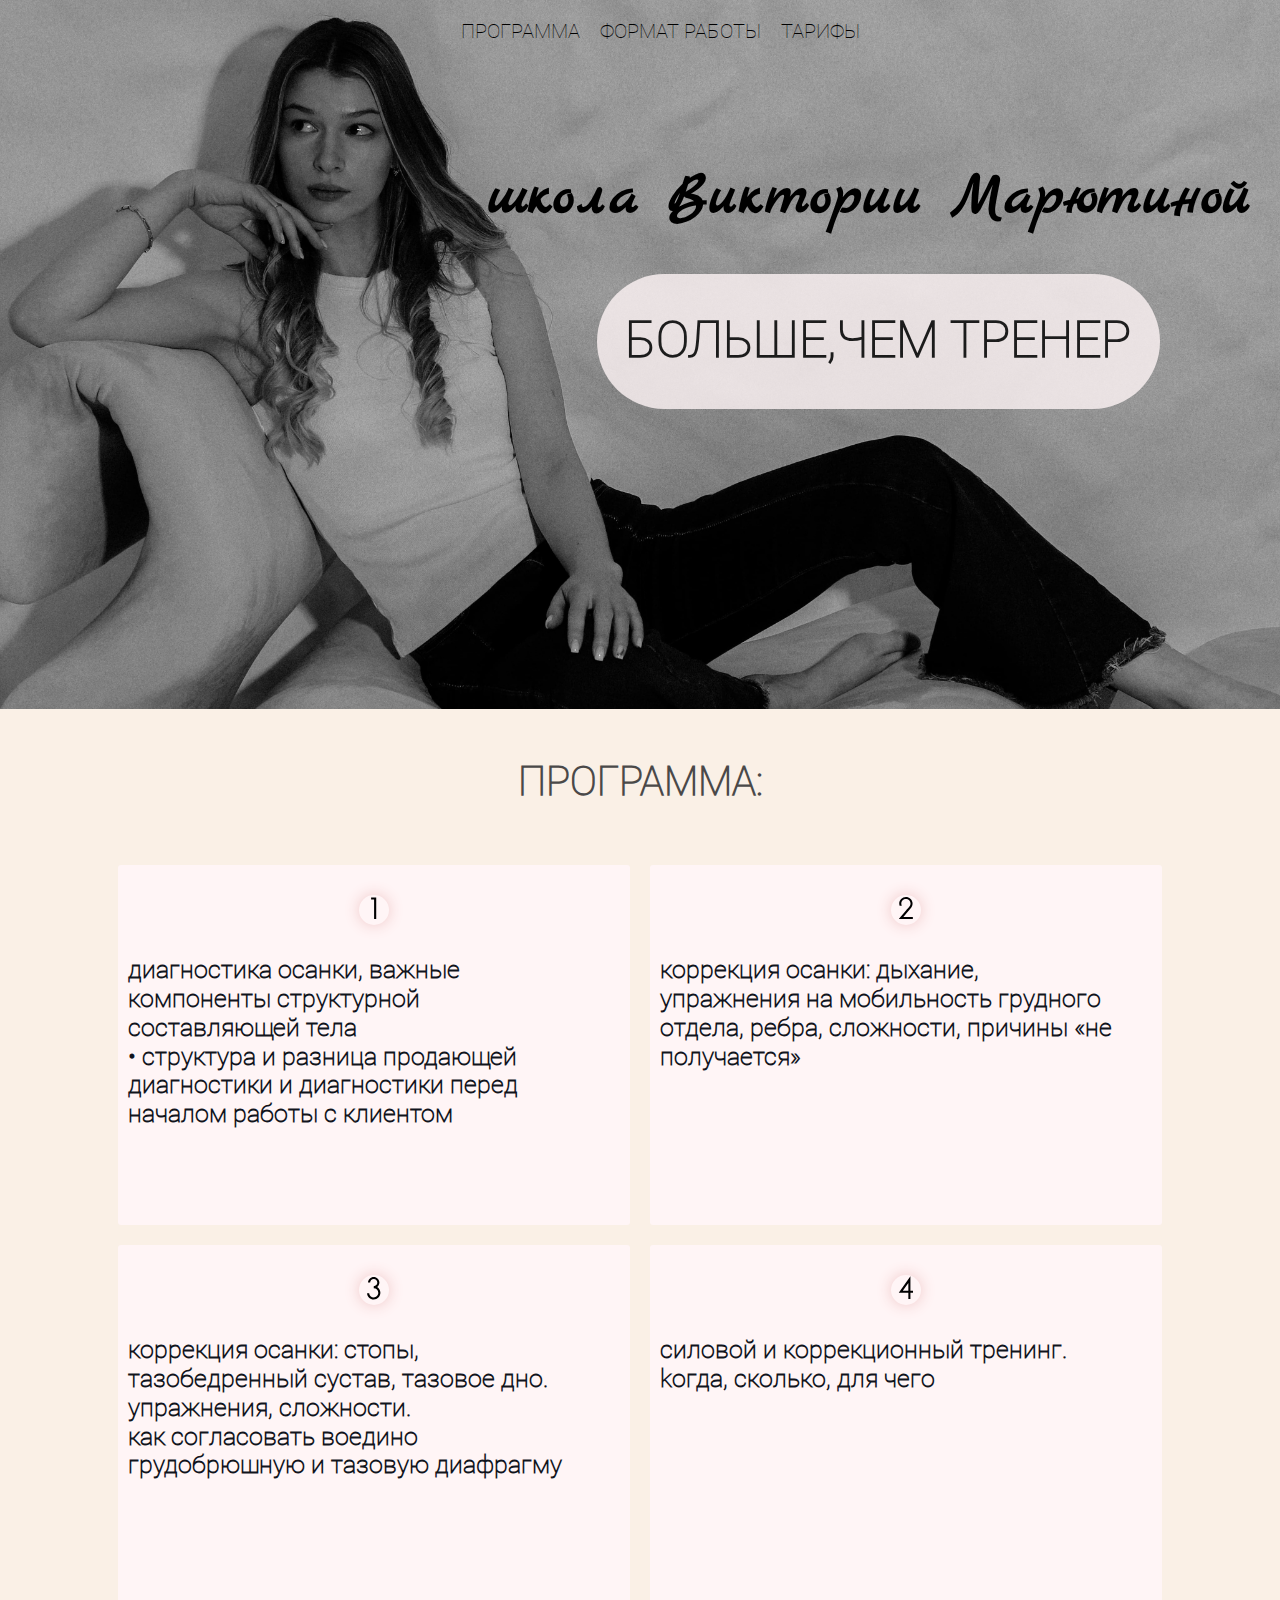
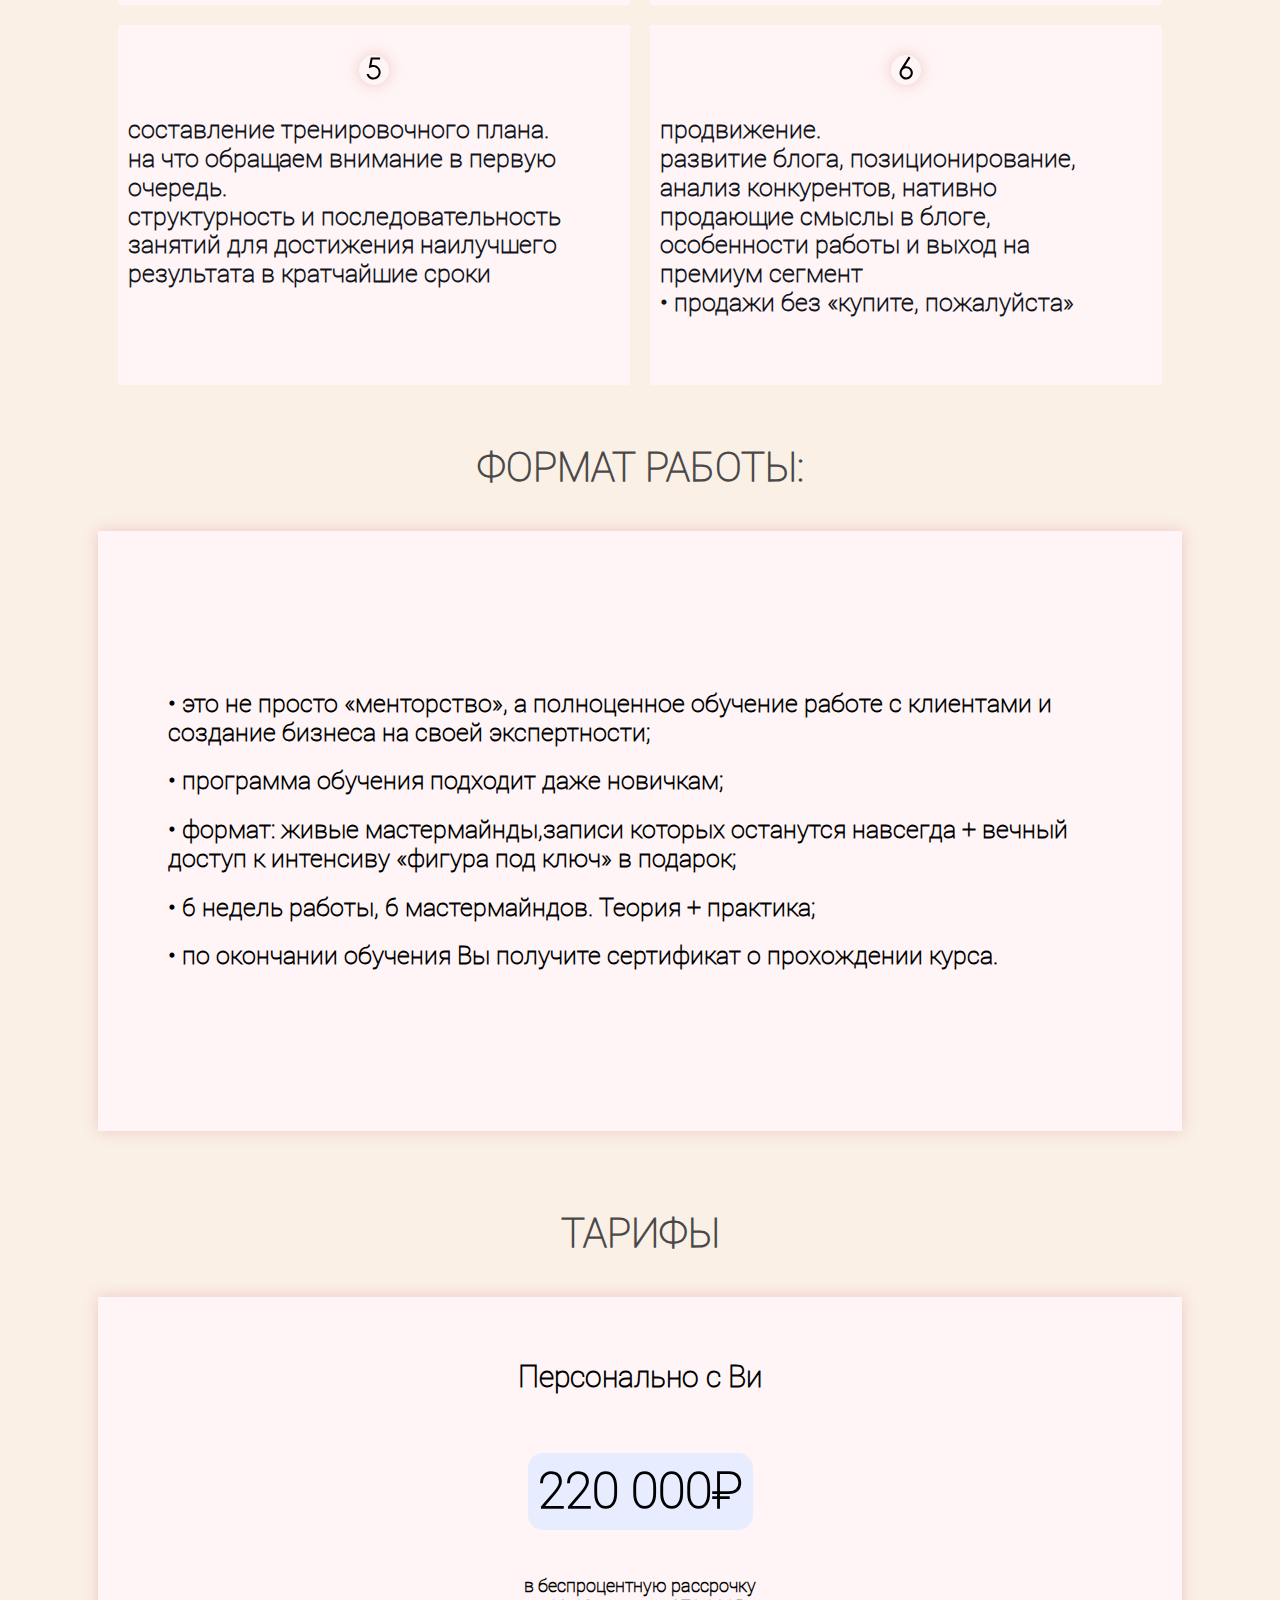
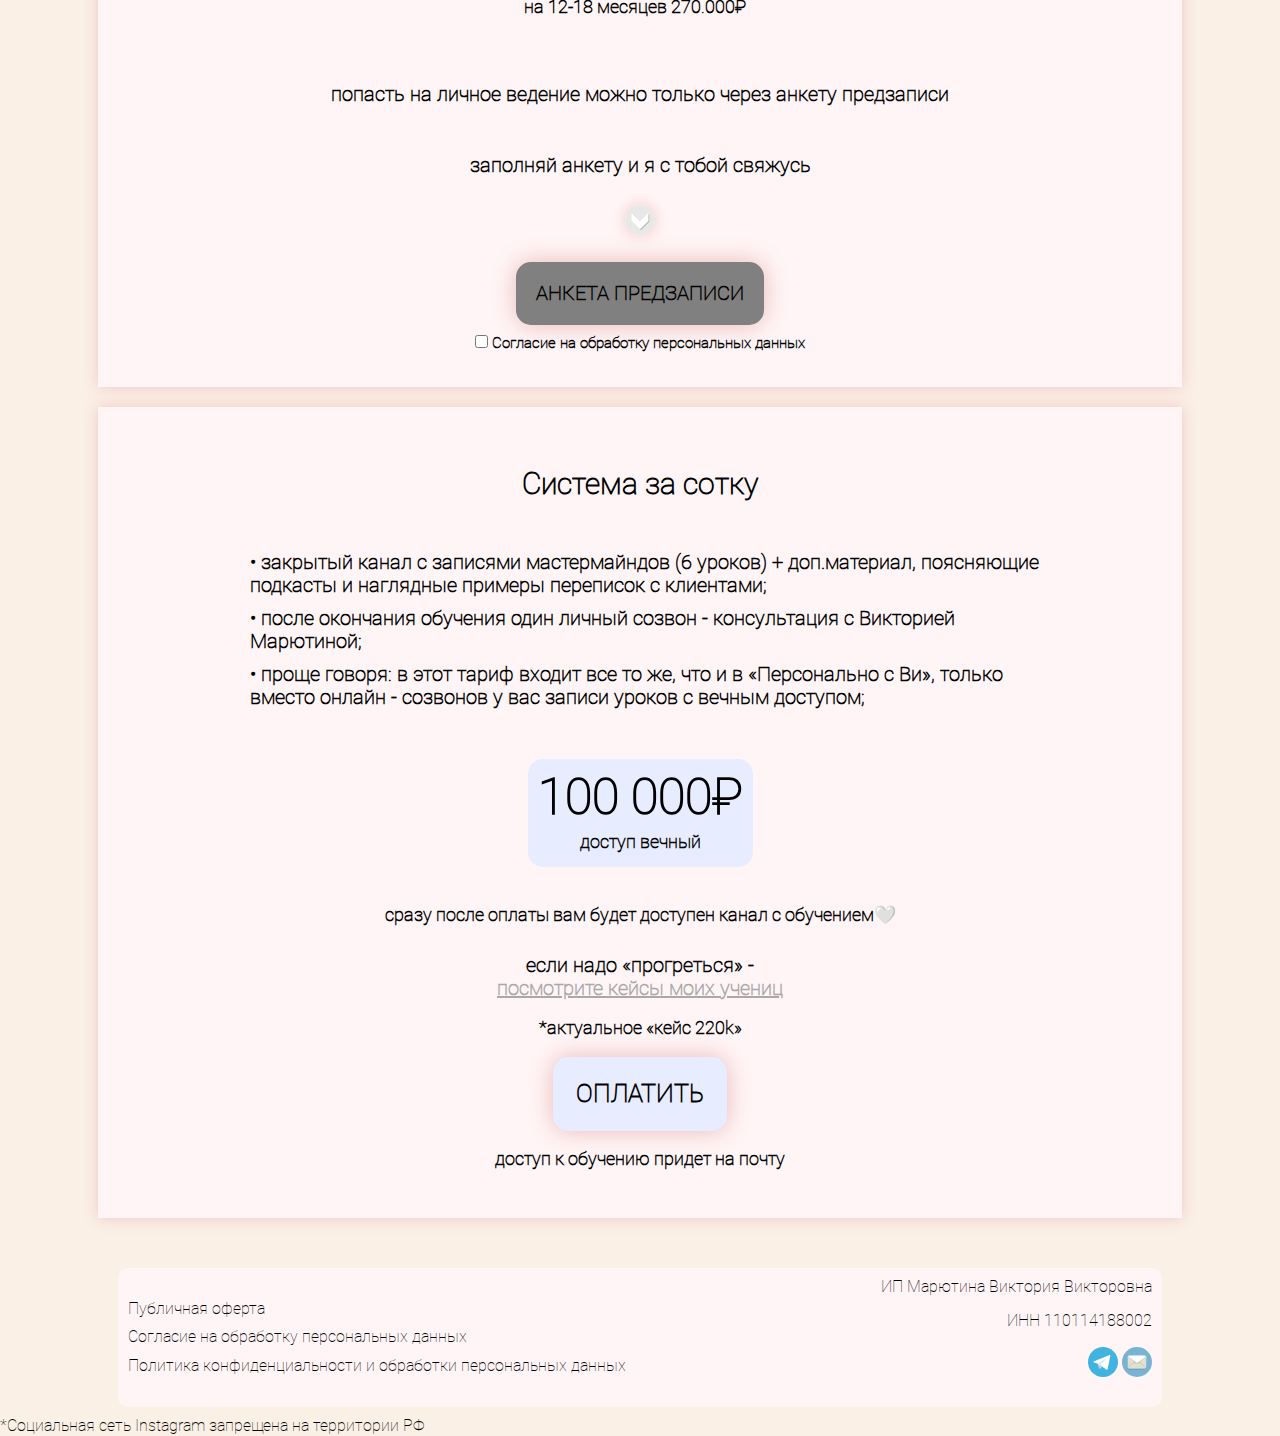
<file: index.html>
<!DOCTYPE html>
<html lang="en">
  <head>
    <meta charset="UTF-8" />
    <meta name="viewport" content="width=device-width, initial-scale=1.0" />
    <link rel="stylesheet" href="assets/style/style.css" />
    <title>marutina_vi</title>
  </head>
  <body class="body">
    <main class="main">
      <div class="home">
        <nav class="menu">
          <ul class="menu__item">
            <li><a href="#programm" class="menu__item-link">ПРОГРАММА</a></li>
            <li><a href="#format" class="menu__item-link">ФОРМАТ РАБОТЫ</a></li>
            <li><a href="#recording" class="menu__item-link">ТАРИФЫ</a></li>
          </ul>
        </nav>
        <div class="school">
          <h1 class="school__title">школа Виктории Марютиной</h1>
          <h2 class="school__name">БОЛЬШЕ,ЧЕМ ТРЕНЕР</h2>
        </div>
      </div>
      <h3 class="programm">ПРОГРАММА:</h3>
      <section id="programm" class="programm__section">
        <div class="programm__block">
          <img src="assets/icons/one.svg" alt="one" class="number" />
          <p class="programm__block-text">
            диагностика осанки, важные компоненты структурной составляющей тела
            <br />
            &bull; структура и разница продающей диагностики и диагностики перед
            началом работы с клиентом
          </p>
        </div>
        <div class="programm__block">
          <img src="assets/icons/two.svg" alt="two" class="number" />
          <p class="programm__block-text">
            коррекция осанки: дыхание, упражнения на мобильность грудного
            отдела, ребра, сложности, причины «не получается»
          </p>
        </div>
        <div class="programm__block">
          <img src="assets/icons/three.svg" alt="three" class="number" />
          <p class="programm__block-text">
            коррекция осанки: стопы, тазобедренный сустав, тазовое дно. <br />
            упражнения, сложности. <br />
            как согласовать воедино грудобрюшную и тазовую диафрагму
          </p>
        </div>
        <div class="programm__block">
          <img src="assets/icons/four.svg" alt="four" class="number" />
          <p class="programm__block-text">
            силовой и коррекционный тренинг. <br />
            kогда, сколько, для чего
          </p>
        </div>
        <div class="programm__block">
          <img src="assets/icons/five.svg" alt="five" class="number" />
          <p class="programm__block-text">
            составление тренировочного плана. <br />
            на что обращаем внимание в первую очередь. <br />
            структурность и последовательность занятий для достижения наилучшего
            результата в кратчайшие сроки
          </p>
        </div>
        <div class="programm__block">
          <img src="assets/icons/six.svg" alt="six" class="number" />
          <p class="programm__block-text">
            продвижение. <br />
            развитие блога, позиционирование, анализ конкурентов, нативно
            продающие смыслы в блоге, особенности работы и выход на премиум
            сегмент
            <br />
            &bull; продажи без «купите, пожалуйста»
          </p>
        </div>
      </section>
      <section>
        <h3 id="format">ФОРМАТ РАБОТЫ:</h3>
        <div class="format__block">
          <ul class="format__block-text">
            <li>
              &bull; это не просто «менторство», а полноценное обучение работе с
              клиентами и создание бизнеса на своей экспертности;
            </li>
            <li>&bull; программа обучения подходит даже новичкам;</li>
            <li>
              &bull; формат: живые мастермайнды,записи которых останутся
              навсегда + вечный доступ к интенсиву «фигура под ключ» в подарок;
            </li>
            <li>&bull; 6 недель работы, 6 мастермайндов. Теория + практика;</li>
            <li>
              &bull; по окончании обучения Вы получите сертификат о прохождении
              курса.
            </li>
          </ul>
        </div>
      </section>
      <h3 id="recording">ТАРИФЫ</h3>
      <section class="block__price">
        <p>Персонально с Ви</p>
        <div class="cost">220 000₽</div>
        <p class="cost__payment">
          в беспроцентную рассрочку <br />на 12-18 месяцев 270.000₽
        </p>
        <div class="recording__form">
          попасть на личное ведение можно только через анкету предзаписи
        </div>
        <div class="recording__form">заполняй анкету и я с тобой свяжусь</div>
        <img src="assets/icons/down-arrow.svg" alt="arrow" class="arrow" />
        <form class="form">
          <a
            class="btn__form"
            id="link"
            target="_blank"
            href="https://docs.google.com/forms/d/e/1FAIpQLSelF6ZcPt4uUBNIBgJ0rv0s46UJkvrXXqjvnjvrPscuTML3gA/viewform"
            >АНКЕТА ПРЕДЗАПИСИ</a
          >
          <div class="form__politics">
            <input
              type="checkbox"
              id="politics"
              onclick="check();"
              autocomplete="off"
            />
            <label for="politics">
              <a
                href="https://docs.google.com/document/d/1QtwN8C_QpKs5wBrPb-4N0HPAizgUkGqg/edit?usp=sharing&ouid=111148927698291799359&rtpof=true&sd=true"
                target="_blank"
                >Согласие на обработку персональных данных</a
              ></label
            >
          </div>
        </form>
      </section>
      <section class="block__price-two">
        <p>Система за сотку</p>
        <ul class="price__two-format">
          <li class="two__items">
            &bull; закрытый канал с записями мастермайндов (6 уроков) +
            доп.материал, поясняющие подкасты и наглядные примеры переписок с
            клиентами;
          </li>
          <li class="two__items">
            &bull; после окончания обучения один личный созвон - консультация с
            Викторией Марютиной;
          </li>
          <li class="two__items">
            &bull; проще говоря: в этот тариф входит все то же, что и в
            «Персонально с Ви», только вместо онлайн - созвонов у вас записи
            уроков с вечным доступом;
          </li>
        </ul>
        <div class="cost">
          100 000₽
          <p class="cost__payment-two">доступ вечный</p>
        </div>
        <p class="info_price-two">
          сразу после оплаты вам будет доступен канал с обучением&#129293;
        </p>
        <div class="case__block">
          если надо «прогреться» -
          <a
            target="_blank"
            class="case__link"
            href="https://www.instagram.com/s/aGlnaGxpZ2h0OjE4MDE0ODMwMjQ5NzA5Mzgx?story_media_id=3153224072341557871&igsh=MW1ybzNxMXprN2hzdw=="
          >
            посмотрите кейсы моих учениц</a
          >
          <p class="case__post">*актуальное «кейс 220k»</p>
        </div>
        <a
          class="btn__prodamus"
          target="_blank"
          href="https://payform.ru/qd5B3UP/"
          >ОПЛАТИТЬ</a
        >
        <p class="info_price-two">доступ к обучению придет на почту</p>
      </section>
    </main>
    <footer class="footer">
      <div class="footer__links">
        <a
          href="https://docs.google.com/document/d/14uxNfzyjmVpSRHn_ZKmkhEDt8ssfeYBk/edit?usp=sharing&ouid=111148927698291799359&rtpof=true&sd=true"
          target="_blank"
          >Публичная оферта</a
        >
        <a
          href="https://docs.google.com/document/d/1QtwN8C_QpKs5wBrPb-4N0HPAizgUkGqg/edit?usp=sharing&ouid=111148927698291799359&rtpof=true&sd=true"
          target="_blank"
          >Согласие на обработку персональных данных</a
        >
        <a
          target="_blank"
          href="https://docs.google.com/document/d/1Ep689874-oVgx9J_B5o8wb5VvxP6TBJ8/edit?usp=sharing&ouid=111148927698291799359&rtpof=true&sd=true"
          >Политика конфиденциальности и обработки персональных данных</a
        >
      </div>
      <div class="footer__contacts">
        ИП Марютина Виктория Викторовна
        <p>ИНН 110114188002</p>
        <p>
          <a href="https://t.me/marutina_vi" target="_blank"
            ><img
              src="assets/icons/telegram.svg"
              alt="telegram"
              class="telegram"
          /></a>
          <a href="mailto:popova.vi53@yandex.ru" target="_blank"
            ><img src="assets/icons/mail.svg" alt="mail" class="mail"
          /></a>
        </p>
      </div>
    </footer>
    <div>*Социальная сеть Instagram запрещена на территории РФ</div>
    <script src="assets/script/index.js"></script>
  </body>
</html>
</file>
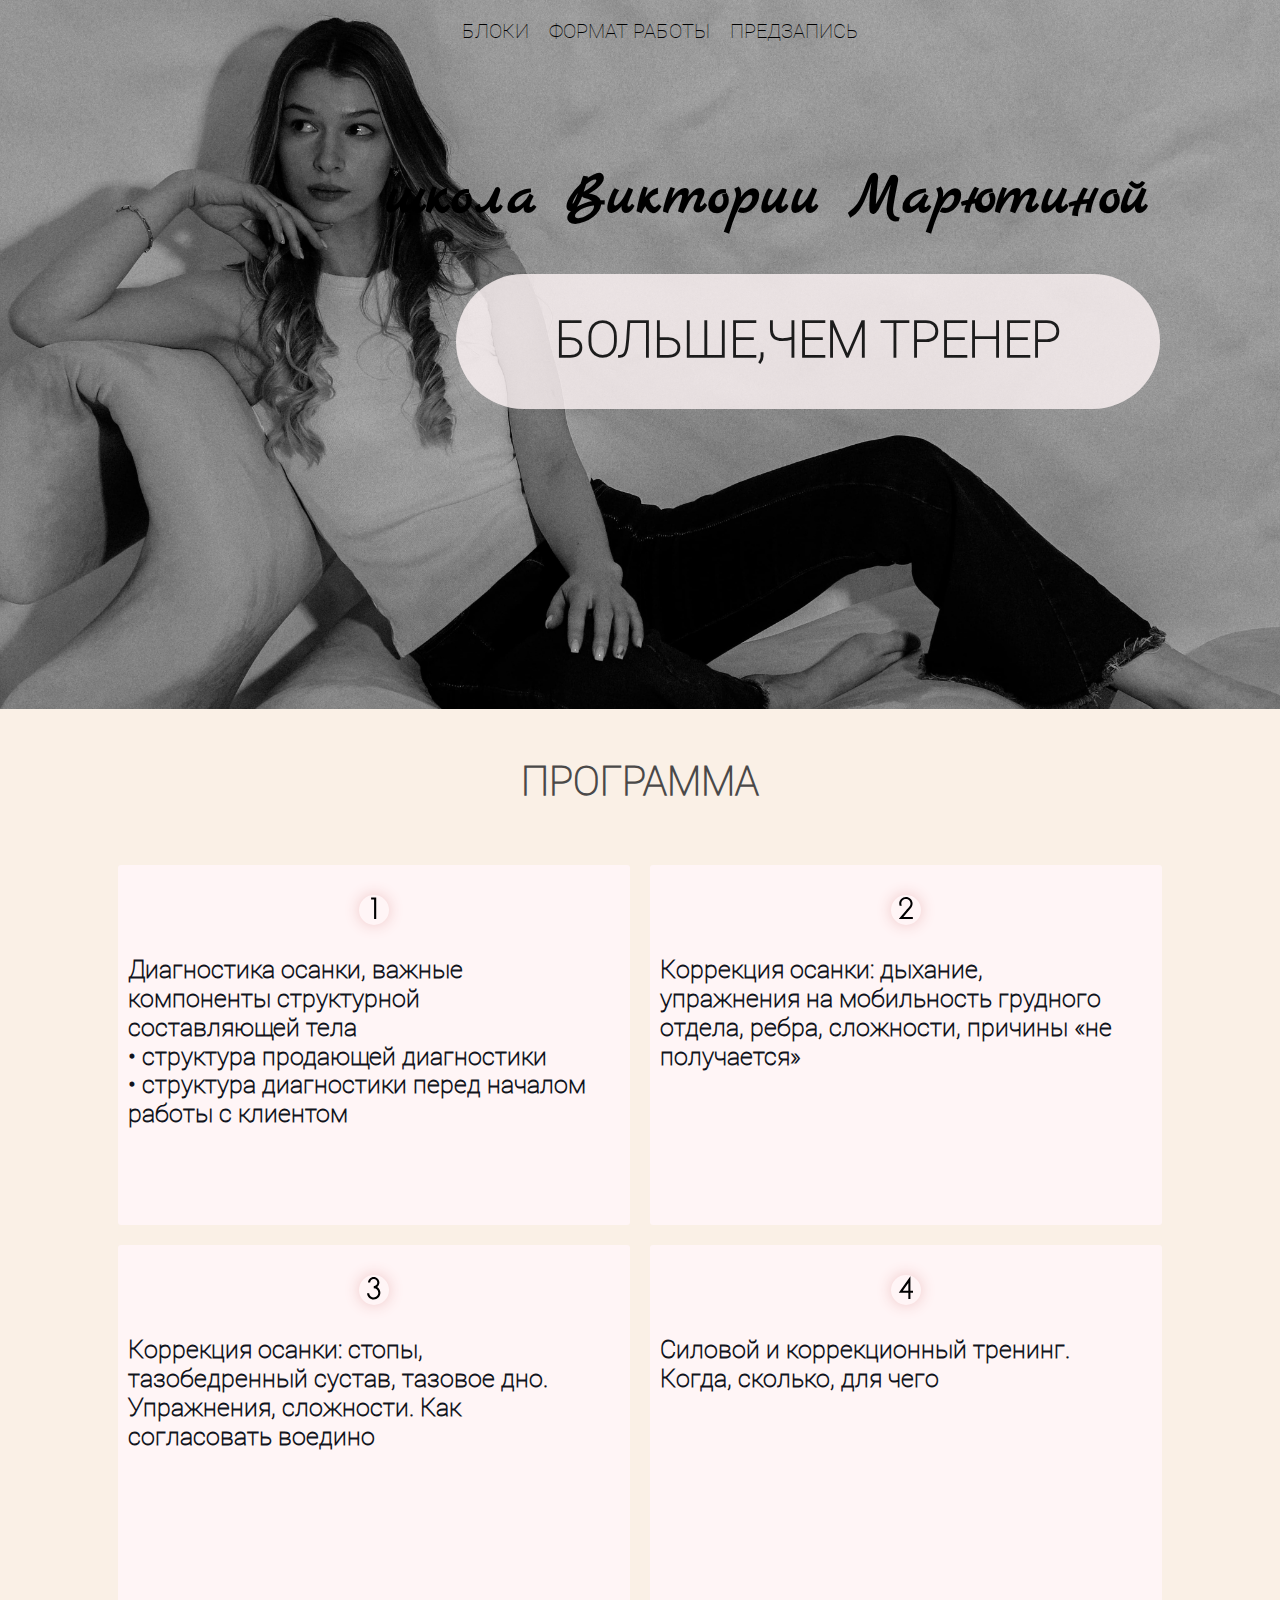
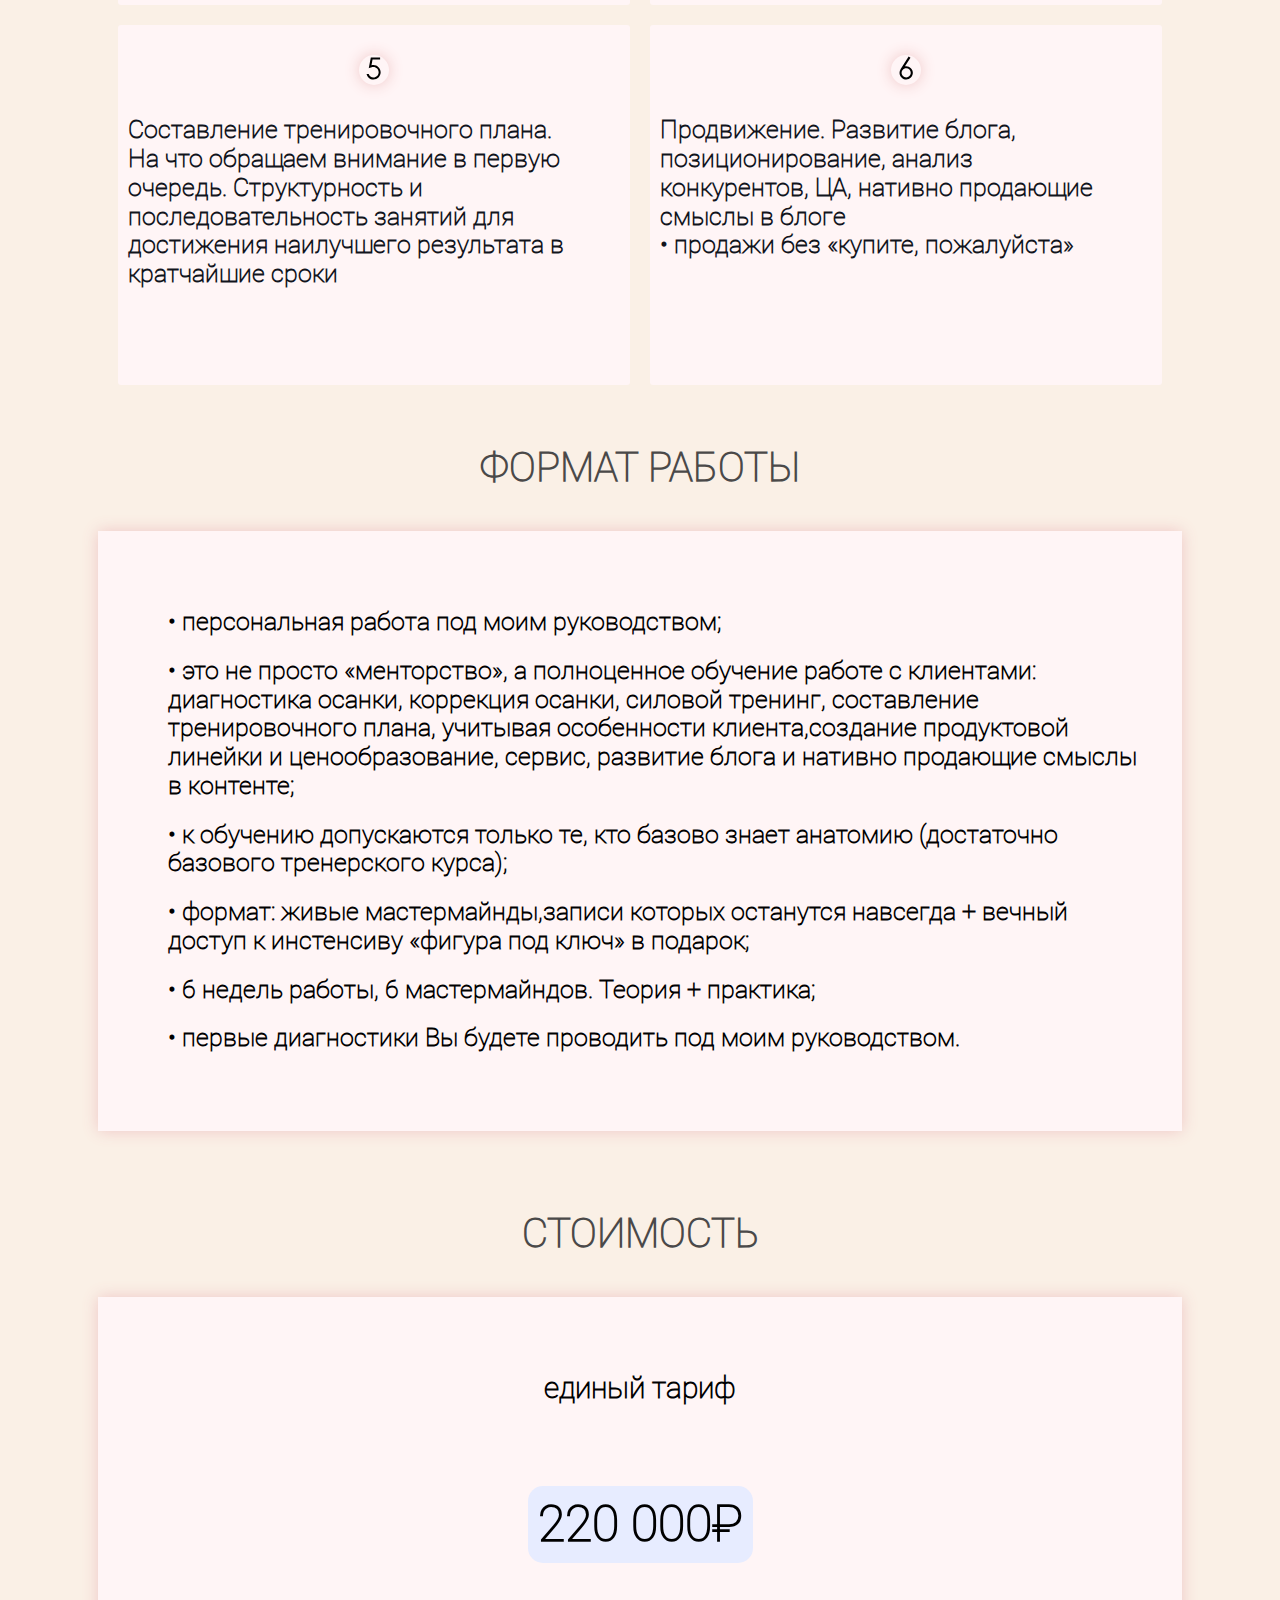
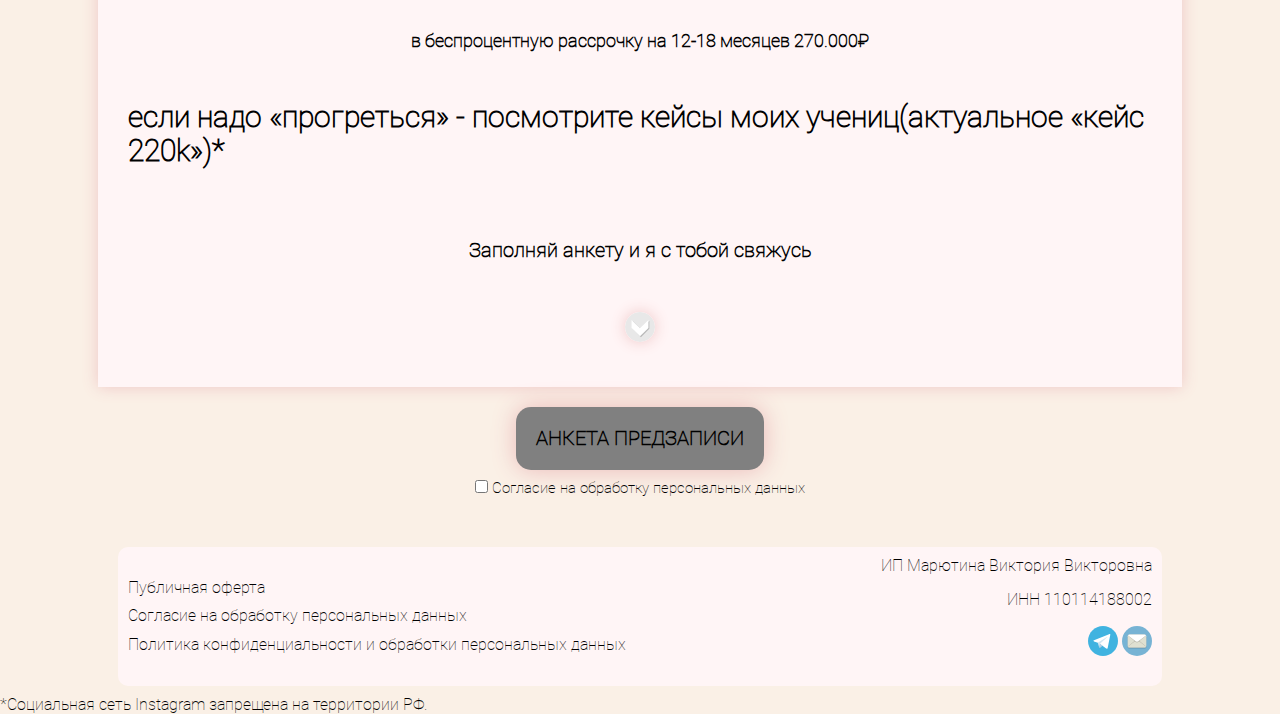
<file: marutina.html>
<!DOCTYPE html>
<html lang="en">
  <head>
    <meta charset="UTF-8" />
    <meta name="viewport" content="width=device-width, initial-scale=1.0" />
    <link rel="stylesheet" href="/assets/style/style.css" />
    <title>marutina_vi</title>
  </head>
  <body class="body">
    <main class="main">
      <div class="home">
        <nav class="menu">
          <ul class="menu__item">
            <li><a href="#programm">БЛОКИ</a></li>
            <li><a href="#format">ФОРМАТ РАБОТЫ</a></li>
            <li><a href="#recording">ПРЕДЗАПИСЬ</a></li>
          </ul>
        </nav>
        <h1 class="school__title">школа Виктории Марютиной</h1>
        <h2 class="school__name">БОЛЬШЕ,ЧЕМ ТРЕНЕР</h2>
      </div>
      <h3 class="programm">ПРОГРАММА</h3>
      <section id="programm" class="programm__section">
        <div class="programm__block">
          <img src="./assets/icons/one.svg" alt="one" class="number" />
          <p class="programm__block-text">
            Диагностика осанки, важные компоненты структурной составляющей
            тела<br />
            &bull; структура продающей диагностики <br />
            &bull; структура диагностики перед началом работы с клиентом
          </p>
        </div>
        <div class="programm__block">
          <img src="./assets/icons/two.svg" alt="two" class="number" />
          <p class="programm__block-text">
            Коррекция осанки: дыхание, упражнения на мобильность грудного
            отдела, ребра, сложности, причины «не получается»
          </p>
        </div>
        <div class="programm__block">
          <img src="./assets/icons/three.svg" alt="three" class="number" />
          <p class="programm__block-text">
            Коррекция осанки: стопы, тазобедренный сустав, тазовое дно.
            Упражнения, сложности. Как согласовать воедино
          </p>
        </div>
        <div class="programm__block">
          <img src="./assets/icons/four.svg" alt="four" class="number" />
          <p class="programm__block-text">
            Силовой и коррекционный тренинг. Когда, сколько, для чего
          </p>
        </div>
        <div class="programm__block">
          <img src="./assets/icons/five.svg" alt="five" class="number" />
          <p class="programm__block-text">
            Составление тренировочного плана. На что обращаем внимание в первую
            очередь. Структурность и последовательность занятий для достижения
            наилучшего результата в кратчайшие сроки
          </p>
        </div>
        <div class="programm__block">
          <img src="./assets/icons/six.svg" alt="six" class="number" />
          <p class="programm__block-text">
            Продвижение. Развитие блога, позиционирование, анализ конкурентов,
            ЦА, нативно продающие смыслы в блоге <br />
            &bull; продажи без «купите, пожалуйста»
          </p>
        </div>
      </section>
      <section>
        <h3 id="format">ФОРМАТ РАБОТЫ</h3>
        <div class="format__block">
          <ul class="format__block-text">
            <li>&bull; персональная работа под моим руководством;</li>
            <li>
              &bull; это не просто «менторство», а полноценное обучение работе с
              клиентами: диагностика осанки, коррекция осанки, силовой тренинг,
              составление тренировочного плана, учитывая особенности
              клиента,создание продуктовой линейки и ценообразование, сервис,
              развитие блога и нативно продающие смыслы в контенте;
            </li>
            <li>
              &bull; к обучению допускаются только те, кто базово знает анатомию
              (достаточно базового тренерского курса);
            </li>
            <li>
              &bull; формат: живые мастермайнды,записи которых останутся
              навсегда + вечный доступ к инстенсиву «фигура под ключ» в подарок;
            </li>
            <li>&bull; 6 недель работы, 6 мастермайндов. Теория + практика;</li>
            <li>
              &bull; первые диагностики Вы будете проводить под моим
              руководством.
            </li>
          </ul>
        </div>
      </section>
      <h3 id="recording">СТОИМОСТЬ</h3>
      <section class="block__price">
        <p>единый тариф</p>
        <div class="cost">220 000₽</div>
        <p class="cost__payment">
          в беспроцентную рассрочку на 12-18 месяцев 270.000₽
        </p>
        <div class="block__case">
          если надо «прогреться» -
          <a
            class="case"
            target="_blank"
            href="https://www.instagram.com/s/aGlnaGxpZ2h0OjE4MDE0ODMwMjQ5NzA5Mzgx?story_media_id=3153224072341557871&igsh=MW1ybzNxMXprN2hzdw=="
            >посмотрите кейсы моих учениц(актуальное «кейс 220k»)*</a
          >
        </div>
        <div class="recording__form">Заполняй анкету и я с тобой свяжусь</div>
        <img src="./assets/icons/down-arrow.svg" alt="arrow" class="arrow" />
      </section>
      <form class="form">
        <a
          class="btn__form"
          id="link"
          target="_blank"
          href="https://docs.google.com/forms/d/e/1FAIpQLSelF6ZcPt4uUBNIBgJ0rv0s46UJkvrXXqjvnjvrPscuTML3gA/viewform"
          >АНКЕТА ПРЕДЗАПИСИ</a
        >
        <div class="form__politics">
          <input
            type="checkbox"
            id="politics"
            onclick="check();"
            autocomplete="off"
          />
          <label for="politics">
            <a
              href="https://docs.google.com/document/d/1QtwN8C_QpKs5wBrPb-4N0HPAizgUkGqg/edit?usp=sharing&ouid=111148927698291799359&rtpof=true&sd=true"
              target="_blank"
              >Согласие на обработку персональных данных</a
            ></label
          >
        </div>
      </form>
    </main>
    <footer class="footer">
      <div class="footer__links">
        <a
          href="https://docs.google.com/document/d/14uxNfzyjmVpSRHn_ZKmkhEDt8ssfeYBk/edit?usp=sharing&ouid=111148927698291799359&rtpof=true&sd=true"
          target="_blank"
          >Публичная оферта</a
        >
        <a
          href="https://docs.google.com/document/d/1QtwN8C_QpKs5wBrPb-4N0HPAizgUkGqg/edit?usp=sharing&ouid=111148927698291799359&rtpof=true&sd=true"
          target="_blank"
          >Согласие на обработку персональных данных</a
        >
        <a
          target="_blank"
          href="https://docs.google.com/document/d/1Ep689874-oVgx9J_B5o8wb5VvxP6TBJ8/edit?usp=sharing&ouid=111148927698291799359&rtpof=true&sd=true"
          >Политика конфиденциальности и обработки персональных данных</a
        >
      </div>
      <div class="footer__contacts">
        ИП Марютина Виктория Викторовна
        <p>ИНН 110114188002</p>
        <p>
          <a href="#" target="_blank"
            ><img
              src="./assets/icons/telegram.svg"
              alt="telegram"
              class="telegram"
          /></a>
          <a href="mailto:popova.vi53@yandex.ru" target="_blank"
            ><img src="./assets/icons/mail.svg" alt="mail" class="mail"
          /></a>
        </p>
      </div>
    </footer>
    <div>*Социальная сеть Instagram запрещена на территории РФ.</div>
    <script src="/assets/script/index.js"></script>
  </body>
</html>
</file>
<file: assets/style/style.css>
/*! normalize.css v8.0.1 | MIT License | github.com/necolas/normalize.css */
/* Document
   ========================================================================== */
/**
 * 1. Correct the line height in all browsers.
 * 2. Prevent adjustments of font size after orientation changes in iOS.
 */
html {
  line-height: 1.15; /* 1 */
  -webkit-text-size-adjust: 100%; /* 2 */
}

/* Sections
   ========================================================================== */
/**
 * Remove the margin in all browsers.
 */
body {
  margin: 0;
}

/**
 * Render the `main` element consistently in IE.
 */
main {
  display: block;
}

/**
 * Correct the font size and margin on `h1` elements within `section` and
 * `article` contexts in Chrome, Firefox, and Safari.
 */
h1 {
  font-size: 2em;
  margin: 0.67em 0;
}

/* Grouping content
   ========================================================================== */
/**
 * 1. Add the correct box sizing in Firefox.
 * 2. Show the overflow in Edge and IE.
 */
hr {
  box-sizing: content-box; /* 1 */
  height: 0; /* 1 */
  overflow: visible; /* 2 */
}

/**
 * 1. Correct the inheritance and scaling of font size in all browsers.
 * 2. Correct the odd `em` font sizing in all browsers.
 */
pre {
  font-family: monospace, monospace; /* 1 */
  font-size: 1em; /* 2 */
}

/* Text-level semantics
   ========================================================================== */
/**
 * Remove the gray background on active links in IE 10.
 */
a {
  background-color: transparent;
}

/**
 * 1. Remove the bottom border in Chrome 57-
 * 2. Add the correct text decoration in Chrome, Edge, IE, Opera, and Safari.
 */
abbr[title] {
  border-bottom: none; /* 1 */
  text-decoration: underline; /* 2 */
  text-decoration: underline dotted; /* 2 */
}

/**
 * Add the correct font weight in Chrome, Edge, and Safari.
 */
b,
strong {
  font-weight: bolder;
}

/**
 * 1. Correct the inheritance and scaling of font size in all browsers.
 * 2. Correct the odd `em` font sizing in all browsers.
 */
code,
kbd,
samp {
  font-family: monospace, monospace; /* 1 */
  font-size: 1em; /* 2 */
}

/**
 * Add the correct font size in all browsers.
 */
small {
  font-size: 80%;
}

/**
 * Prevent `sub` and `sup` elements from affecting the line height in
 * all browsers.
 */
sub,
sup {
  font-size: 75%;
  line-height: 0;
  position: relative;
  vertical-align: baseline;
}

sub {
  bottom: -0.25em;
}

sup {
  top: -0.5em;
}

/* Embedded content
   ========================================================================== */
/**
 * Remove the border on images inside links in IE 10.
 */
img {
  border-style: none;
}

/* Forms
   ========================================================================== */
/**
 * 1. Change the font styles in all browsers.
 * 2. Remove the margin in Firefox and Safari.
 */
button,
input,
optgroup,
select,
textarea {
  font-family: inherit; /* 1 */
  font-size: 100%; /* 1 */
  line-height: 1.15; /* 1 */
  margin: 0; /* 2 */
}

/**
 * Show the overflow in IE.
 * 1. Show the overflow in Edge.
 */
button,
input {
  /* 1 */
  overflow: visible;
}

/**
 * Remove the inheritance of text transform in Edge, Firefox, and IE.
 * 1. Remove the inheritance of text transform in Firefox.
 */
button,
select {
  /* 1 */
  text-transform: none;
}

/**
 * Correct the inability to style clickable types in iOS and Safari.
 */
button,
[type=button],
[type=reset],
[type=submit] {
  -webkit-appearance: button;
}

/**
 * Remove the inner border and padding in Firefox.
 */
button::-moz-focus-inner,
[type=button]::-moz-focus-inner,
[type=reset]::-moz-focus-inner,
[type=submit]::-moz-focus-inner {
  border-style: none;
  padding: 0;
}

/**
 * Restore the focus styles unset by the previous rule.
 */
button:-moz-focusring,
[type=button]:-moz-focusring,
[type=reset]:-moz-focusring,
[type=submit]:-moz-focusring {
  outline: 1px dotted ButtonText;
}

/**
 * Correct the padding in Firefox.
 */
fieldset {
  padding: 0.35em 0.75em 0.625em;
}

/**
 * 1. Correct the text wrapping in Edge and IE.
 * 2. Correct the color inheritance from `fieldset` elements in IE.
 * 3. Remove the padding so developers are not caught out when they zero out
 *    `fieldset` elements in all browsers.
 */
legend {
  box-sizing: border-box; /* 1 */
  color: inherit; /* 2 */
  display: table; /* 1 */
  max-width: 100%; /* 1 */
  padding: 0; /* 3 */
  white-space: normal; /* 1 */
}

/**
 * Add the correct vertical alignment in Chrome, Firefox, and Opera.
 */
progress {
  vertical-align: baseline;
}

/**
 * Remove the default vertical scrollbar in IE 10+.
 */
textarea {
  overflow: auto;
}

/**
 * 1. Add the correct box sizing in IE 10.
 * 2. Remove the padding in IE 10.
 */
[type=checkbox],
[type=radio] {
  box-sizing: border-box; /* 1 */
  padding: 0; /* 2 */
}

/**
 * Correct the cursor style of increment and decrement buttons in Chrome.
 */
[type=number]::-webkit-inner-spin-button,
[type=number]::-webkit-outer-spin-button {
  height: auto;
}

/**
 * 1. Correct the odd appearance in Chrome and Safari.
 * 2. Correct the outline style in Safari.
 */
[type=search] {
  -webkit-appearance: textfield; /* 1 */
  outline-offset: -2px; /* 2 */
}

/**
 * Remove the inner padding in Chrome and Safari on macOS.
 */
[type=search]::-webkit-search-decoration {
  -webkit-appearance: none;
}

/**
 * 1. Correct the inability to style clickable types in iOS and Safari.
 * 2. Change font properties to `inherit` in Safari.
 */
::-webkit-file-upload-button {
  -webkit-appearance: button; /* 1 */
  font: inherit; /* 2 */
}

/* Interactive
   ========================================================================== */
/*
 * Add the correct display in Edge, IE 10+, and Firefox.
 */
details {
  display: block;
}

/*
 * Add the correct display in all browsers.
 */
summary {
  display: list-item;
}

/* Misc
   ========================================================================== */
/**
 * Add the correct display in IE 10+.
 */
template {
  display: none;
}

/**
 * Add the correct display in IE 10.
 */
[hidden] {
  display: none;
}

@font-face {
  font-family: "Roboto";
  src: url("../fonts/Roboto-Thin.woff2") format("woff2");
}
@font-face {
  font-family: "Marck";
  src: url("../fonts/MarckScript-Regular.woff2") format("woff2");
}
.body {
  background-color: #faf0e6;
  font-family: "Roboto";
}

a {
  text-decoration: none;
  color: black;
}

li {
  list-style-type: none;
}

.menu {
  display: flex;
  justify-content: center;
  align-items: center;
  width: 100%;
}

.menu__item-link:hover {
  color: #fff5f6;
}

.menu__item {
  display: flex;
  width: 100%;
  gap: 20px;
  font-size: 20px;
  justify-content: center;
}

.home {
  display: flex;
  flex-direction: column;
  align-items: flex-end;
  background-image: url("../image/vika.jpg");
  background-size: cover;
  background-repeat: no-repeat;
  background-position: center top;
  padding-bottom: 100px;
}

.school {
  display: flex;
  flex-direction: column;
  align-items: flex-end;
  width: 80%;
}

.school__title {
  font-size: 60px;
  width: 80%;
  padding-top: 100px;
  display: flex;
  justify-content: center;
  font-family: "Marck";
  margin: 0;
}

.school__name {
  font-size: 50px;
  min-width: 55%;
  height: 15vh;
  margin-right: 120px;
  margin-bottom: 200px;
  display: flex;
  justify-content: center;
  align-items: center;
  flex-wrap: nowrap;
  background-color: #fff5f6;
  opacity: 0.8;
  border-radius: 70px;
}

.programm {
  margin-top: 50px;
  width: 100%;
  font-weight: 800;
  text-align: center;
  font-size: 40px;
  color: rgb(74, 73, 73);
}

.programm__section {
  font-size: 25px;
  display: flex;
  flex-wrap: wrap;
  justify-content: center;
  padding: 10px;
}

.programm__block {
  width: 40vw;
  min-height: 40vh;
  margin: 10px;
  font-weight: 900;
  text-align: center;
  border-radius: 3px;
  background: #fff5f6;
}

.programm__block:hover {
  box-shadow: 0 0 15px rgb(239, 198, 198);
}

.number {
  width: 30px;
  margin-top: 30px;
  box-shadow: 0 0 15px rgb(239, 198, 198);
  border-radius: 30px;
}

.programm__block-text {
  color: #11141c;
  width: 90%;
  text-align: left;
  margin-left: 10px;
  word-wrap: break-word;
}

.programm__block-title {
  font-size: larger;
  font-weight: 900;
  background-color: #E7ECFF;
  opacity: 0.8;
}

.arrow {
  width: 30px;
  margin-top: 20px;
  box-shadow: 0 0 15px rgb(239, 198, 198);
  border-radius: 100px;
}

#format {
  font-weight: 800;
  text-align: center;
  font-size: 40px;
  color: rgb(74, 73, 73);
  width: 100%;
}

.format__block {
  display: flex;
  width: 80%;
  margin: 0 auto;
  justify-content: center;
  align-items: center;
  background-color: #fff5f6;
  font-size: 25px;
  min-height: 60vh;
  box-shadow: 0 0 15px rgb(239, 198, 198);
  padding: 30px;
}

.format__block-text {
  display: flex;
  flex-direction: column;
  justify-content: center;
  gap: 20px;
  font-weight: 900;
}

.block__price {
  background-color: #fff5f6;
  display: flex;
  flex-direction: column;
  align-items: center;
  width: 80%;
  padding: 30px;
  margin: 0 auto;
  min-height: 70vh;
  box-shadow: 0 0 15px rgb(239, 198, 198);
  font-size: 30px;
  font-weight: 900;
  justify-content: space-around;
}

.block__price-two {
  background-color: #fff5f6;
  display: flex;
  flex-direction: column;
  align-items: center;
  width: 80%;
  padding: 30px;
  margin: 0 auto;
  margin-top: 20px;
  min-height: 70vh;
  box-shadow: 0 0 15px rgb(239, 198, 198);
  font-size: 30px;
  font-weight: 900;
  justify-content: space-around;
}

.price__two-format {
  width: 80%;
  font-size: 20px;
}

.two__items {
  margin-bottom: 10px;
}

.case__block {
  display: flex;
  flex-direction: column;
  font-size: 20px;
  width: 100%;
  text-align: center;
  margin-top: 10px;
}

.case__link {
  text-decoration: underline;
  color: darkgray;
}

.case__post {
  font-size: 18px;
}

.cost {
  font-size: 50px;
  background-color: #E7ECFF;
  padding: 10px;
  border-radius: 15px;
  margin: 20px;
}

.cost__payment {
  font-size: 18px;
}

.cost__payment-two {
  font-size: 18px;
  text-align: center;
  margin: 5px;
}

.info_price-two {
  font-size: 18px;
  text-align: center;
}

#recording {
  font-weight: 800;
  text-align: center;
  font-size: 40px;
  width: 100%;
  color: rgb(74, 73, 73);
  margin-top: 80px;
}

.btn__form {
  pointer-events: none;
}

.form {
  display: flex;
  flex-direction: column;
  justify-content: center;
  align-items: center;
  margin-top: 20px;
}

#link {
  padding: 20px;
  display: inline-block;
  box-shadow: 0 0 25px rgb(235, 185, 185);
  border-radius: 15px;
  background-color: gray;
  font-size: 20px;
  font-weight: 900;
}

.btn__prodamus {
  padding: 23px;
  display: inline-block;
  box-shadow: 0 0 25px rgb(235, 185, 185);
  border-radius: 15px;
  background-color: #E7ECFF;
  font-size: 25px;
  font-weight: 900;
  text-align: center;
}

.btn__prodamus:hover {
  box-shadow: 0 0 25px rgb(230, 144, 217);
}

#link:hover {
  box-shadow: 0 0 25px rgb(230, 144, 217);
}

.form__politics {
  margin-top: 10px;
  font-size: 15px;
}

.form__politics:hover {
  text-decoration: underline;
}

.recording__form {
  margin-top: 40px;
  font-size: 20px;
}

.footer {
  display: flex;
  flex-direction: row;
  justify-content: space-between;
  align-items: center;
  padding: 10px;
  width: 80%;
  margin: 0 auto;
  border-radius: 10px;
  background-color: #fff5f6;
  margin-top: 50px;
  margin-bottom: 10px;
}

.footer__links {
  display: flex;
  flex-direction: column;
  gap: 10px;
}

.footer__contacts {
  text-align: right;
}

.telegram {
  width: 30px;
}

.mail {
  width: 30px;
}

@media screen and (min-width: 992px) and (max-width: 1199px) {
  .school__title {
    font-size: 55px;
    width: 70%;
  }
}
@media screen and (min-width: 768px) and (max-width: 991px) {
  .school__name {
    width: 100%;
    font-size: 60px;
    margin-right: 0;
  }
}
@media screen and (max-width: 767px) {
  .school__name {
    width: 100%;
    margin: 0;
    text-align: center;
    font-size: 40px;
  }
  .school {
    width: 100%;
  }
  .school__title {
    padding: 0;
    text-align: center;
    font-size: 50px;
  }
  .menu__item {
    width: 100%;
    align-items: center;
    padding: 0;
    text-align: center;
  }
  .menu__item-link {
    color: #fff5f6;
    font-size: 15px;
  }
  .programm__section {
    flex-direction: column;
    align-items: center;
  }
  .programm__block {
    width: 100%;
    margin: 0;
    margin-bottom: 10px;
  }
  .recording__form {
    text-align: center;
  }
  .cost__payment {
    text-align: center;
  }
  .format__block {
    padding: 0;
    margin: 0 auto;
    width: 95%;
  }
  .format__block-text {
    padding: 10px;
  }
  .footer {
    width: 90%;
  }
  .btn__form {
    text-align: center;
    margin: 15px;
  }
  #link {
    text-align: center;
    margin: 15px;
  }
}

/*# sourceMappingURL=style.css.map */
</file>
